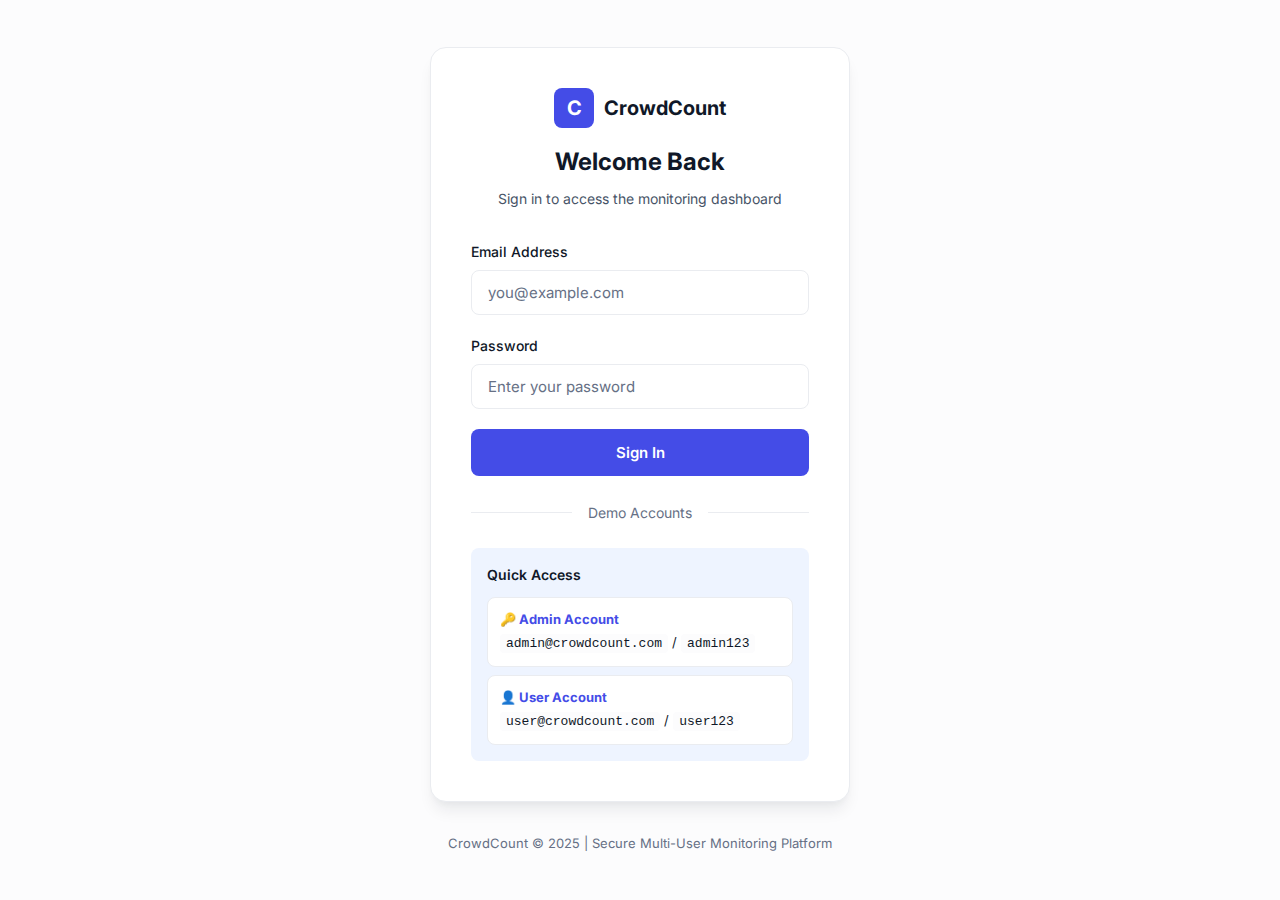
<file: frontend/login.html>
<!DOCTYPE html>
<html lang="en">
<head>
    <meta charset="UTF-8">
    <meta name="viewport" content="width=device-width, initial-scale=1.0">
    <title>CrowdCount | Login</title>
    <link rel="preconnect" href="https://fonts.googleapis.com">
    <link rel="preconnect" href="https://fonts.gstatic.com" crossorigin>
    <link href="https://fonts.googleapis.com/css2?family=Inter:wght@300;400;500;600;700&display=swap" rel="stylesheet">
    <style>
        :root {
            --bg-main: #fcfcfd;
            --surface: #ffffff;
            --border: #eaecf0;
            --border-strong: #d0d5dd;
            
            --text-primary: #101828;
            --text-secondary: #475467;
            --text-tertiary: #667085;
            
            --accent: #444ce7;
            --accent-soft: #eef4ff;
            --accent-hover: #3538cd;
            
            --success: #067647;
            --success-bg: #ecfdf3;
            --danger: #b42318;
            --danger-bg: #fef3f2;
            
            --radius-sm: 8px;
            --radius-md: 12px;
            --radius-lg: 16px;
            
            --shadow-sm: 0px 1px 2px rgba(16, 24, 40, 0.05);
            --shadow-md: 0px 4px 6px -2px rgba(16, 24, 40, 0.03), 0px 12px 16px -4px rgba(16, 24, 40, 0.08);
            
            font-family: 'Inter', -apple-system, sans-serif;
        }

        * {
            margin: 0;
            padding: 0;
            box-sizing: border-box;
            -webkit-font-smoothing: antialiased;
        }

        body {
            background-color: var(--bg-main);
            color: var(--text-primary);
            line-height: 1.5;
            display: flex;
            align-items: center;
            justify-content: center;
            min-height: 100vh;
            padding: 2rem;
        }

        .login-container {
            width: 100%;
            max-width: 420px;
        }

        .login-card {
            background: var(--surface);
            border: 1px solid var(--border);
            border-radius: var(--radius-lg);
            padding: 2.5rem;
            box-shadow: var(--shadow-md);
        }

        .login-header {
            text-align: center;
            margin-bottom: 2rem;
        }

        .logo {
            display: inline-flex;
            align-items: center;
            gap: 10px;
            margin-bottom: 1rem;
        }

        .logo-icon {
            width: 40px;
            height: 40px;
            background: var(--accent);
            border-radius: var(--radius-sm);
            display: flex;
            align-items: center;
            justify-content: center;
            color: white;
            font-weight: 700;
            font-size: 1.25rem;
        }

        .login-header h1 {
            font-size: 1.5rem;
            font-weight: 700;
            color: var(--text-primary);
            margin-bottom: 0.5rem;
        }

        .login-header p {
            color: var(--text-secondary);
            font-size: 0.875rem;
        }

        .form-group {
            margin-bottom: 1.25rem;
        }

        .form-label {
            display: block;
            font-size: 0.875rem;
            font-weight: 500;
            color: var(--text-primary);
            margin-bottom: 0.5rem;
        }

        .form-input {
            width: 100%;
            padding: 0.75rem 1rem;
            border: 1px solid var(--border);
            border-radius: var(--radius-sm);
            font-size: 0.9375rem;
            font-family: inherit;
            transition: all 0.2s;
            background: var(--surface);
            color: var(--text-primary);
        }

        .form-input:focus {
            outline: none;
            border-color: var(--accent);
            box-shadow: 0 0 0 3px var(--accent-soft);
        }

        .form-input::placeholder {
            color: var(--text-tertiary);
        }

        .btn {
            width: 100%;
            padding: 0.875rem 1.25rem;
            border: none;
            border-radius: var(--radius-sm);
            font-size: 0.9375rem;
            font-weight: 600;
            font-family: inherit;
            cursor: pointer;
            transition: all 0.2s;
            display: flex;
            align-items: center;
            justify-content: center;
            gap: 8px;
        }

        .btn-primary {
            background: var(--accent);
            color: white;
        }

        .btn-primary:hover {
            background: var(--accent-hover);
        }

        .btn-primary:disabled {
            background: var(--border);
            cursor: not-allowed;
        }

        .alert {
            padding: 0.875rem 1rem;
            border-radius: var(--radius-sm);
            font-size: 0.875rem;
            margin-bottom: 1.25rem;
            display: none;
        }

        .alert-error {
            background: var(--danger-bg);
            color: var(--danger);
            border: 1px solid #fecdca;
        }

        .alert-success {
            background: var(--success-bg);
            color: var(--success);
            border: 1px solid #abefc6;
        }

        .alert.show {
            display: block;
        }

        .divider {
            margin: 1.5rem 0;
            text-align: center;
            position: relative;
        }

        .divider::before {
            content: '';
            position: absolute;
            top: 50%;
            left: 0;
            right: 0;
            height: 1px;
            background: var(--border);
        }

        .divider span {
            background: var(--surface);
            padding: 0 1rem;
            color: var(--text-tertiary);
            font-size: 0.875rem;
            position: relative;
        }

        .demo-accounts {
            background: var(--accent-soft);
            border-radius: var(--radius-sm);
            padding: 1rem;
            margin-top: 1.5rem;
        }

        .demo-accounts h3 {
            font-size: 0.875rem;
            font-weight: 600;
            color: var(--text-primary);
            margin-bottom: 0.75rem;
        }

        .demo-account {
            background: var(--surface);
            border: 1px solid var(--border);
            border-radius: var(--radius-sm);
            padding: 0.75rem;
            margin-bottom: 0.5rem;
            font-size: 0.8125rem;
        }

        .demo-account:last-child {
            margin-bottom: 0;
        }

        .demo-account strong {
            color: var(--accent);
            display: block;
            margin-bottom: 0.25rem;
        }

        .demo-account code {
            background: var(--bg-main);
            padding: 0.125rem 0.375rem;
            border-radius: 4px;
            font-family: 'Courier New', monospace;
            font-size: 0.8125rem;
        }

        .spinner {
            display: inline-block;
            width: 16px;
            height: 16px;
            border: 2px solid rgba(255, 255, 255, 0.3);
            border-top-color: white;
            border-radius: 50%;
            animation: spin 0.8s linear infinite;
        }

        @keyframes spin {
            to { transform: rotate(360deg); }
        }

        .footer {
            text-align: center;
            margin-top: 2rem;
            color: var(--text-tertiary);
            font-size: 0.8125rem;
        }
    </style>
</head>
<body>
    <div class="login-container">
        <div class="login-card">
            <div class="login-header">
                <div class="logo">
                    <div class="logo-icon">C</div>
                    <span style="font-size: 1.25rem; font-weight: 700;">CrowdCount</span>
                </div>
                <h1>Welcome Back</h1>
                <p>Sign in to access the monitoring dashboard</p>
            </div>

            <div id="alert" class="alert"></div>

            <form id="loginForm">
                <div class="form-group">
                    <label class="form-label" for="email">Email Address</label>
                    <input 
                        type="email" 
                        id="email" 
                        class="form-input" 
                        placeholder="you@example.com"
                        required
                        autocomplete="email"
                    >
                </div>

                <div class="form-group">
                    <label class="form-label" for="password">Password</label>
                    <input 
                        type="password" 
                        id="password" 
                        class="form-input" 
                        placeholder="Enter your password"
                        required
                        autocomplete="current-password"
                    >
                </div>

                <button type="submit" class="btn btn-primary" id="loginBtn">
                    <span id="btnText">Sign In</span>
                    <span id="btnSpinner" class="spinner" style="display: none;"></span>
                </button>
            </form>

            <div class="divider">
                <span>Demo Accounts</span>
            </div>

            <div class="demo-accounts">
                <h3>Quick Access</h3>
                <div class="demo-account">
                    <strong>🔑 Admin Account</strong>
                    <div><code>admin@crowdcount.com</code> / <code>admin123</code></div>
                </div>
                <div class="demo-account">
                    <strong>👤 User Account</strong>
                    <div><code>user@crowdcount.com</code> / <code>user123</code></div>
                </div>
            </div>
        </div>

        <div class="footer">
            <p>CrowdCount © 2025 | Secure Multi-User Monitoring Platform</p>
        </div>
    </div>

    <script>
        const API_BASE = 'http://127.0.0.1:5000';

        const loginForm = document.getElementById('loginForm');
        const emailInput = document.getElementById('email');
        const passwordInput = document.getElementById('password');
        const loginBtn = document.getElementById('loginBtn');
        const btnText = document.getElementById('btnText');
        const btnSpinner = document.getElementById('btnSpinner');
        const alert = document.getElementById('alert');

        function showAlert(message, type = 'error') {
            alert.textContent = message;
            alert.className = `alert alert-${type} show`;
            
            if (type === 'success') {
                setTimeout(() => {
                    alert.classList.remove('show');
                }, 2000);
            }
        }

        function hideAlert() {
            alert.classList.remove('show');
        }

        function setLoading(loading) {
            loginBtn.disabled = loading;
            btnText.style.display = loading ? 'none' : 'inline';
            btnSpinner.style.display = loading ? 'inline-block' : 'none';
        }

        loginForm.addEventListener('submit', async (e) => {
            e.preventDefault();
            hideAlert();

            const email = emailInput.value.trim();
            const password = passwordInput.value;

            if (!email || !password) {
                showAlert('Please enter both email and password');
                return;
            }

            setLoading(true);

            try {
                const response = await fetch(`${API_BASE}/api/auth/login`, {
                    method: 'POST',
                    headers: {
                        'Content-Type': 'application/json'
                    },
                    body: JSON.stringify({ email, password })
                });

                const data = await response.json();

                if (response.ok && data.success) {
                    // Store token and user info
                    localStorage.setItem('crowdcount_token', data.token);
                    localStorage.setItem('crowdcount_user', JSON.stringify(data.user));
                    
                    // Also store in cookie for server-side validation
                    document.cookie = `crowdcount_token=${data.token}; path=/; max-age=86400`; // 24 hours

                    showAlert('Login successful! Redirecting...', 'success');

                    // Redirect based on role to separate portals
                    setTimeout(() => {
                        if (data.user.role === 'admin') {
                            window.location.href = '/admin.html';
                        } else {
                            window.location.href = '/user.html';
                        }
                    }, 1000);
                } else {
                    showAlert(data.error || 'Login failed. Please try again.');
                    setLoading(false);
                }
            } catch (error) {
                console.error('Login error:', error);
                showAlert('Unable to connect to server. Please try again.');
                setLoading(false);
            }
        });

        // Auto-fill demo credentials on click
        document.querySelectorAll('.demo-account').forEach(account => {
            account.style.cursor = 'pointer';
            account.addEventListener('click', () => {
                const codes = account.querySelectorAll('code');
                if (codes.length >= 2) {
                    emailInput.value = codes[0].textContent;
                    passwordInput.value = codes[1].textContent;
                    emailInput.focus();
                }
            });
        });

        // Check if already logged in
        window.addEventListener('DOMContentLoaded', () => {
            const token = localStorage.getItem('crowdcount_token');
            const userStr = localStorage.getItem('crowdcount_user');
            if (token && userStr) {
                try {
                    const user = JSON.parse(userStr);
                    // Redirect to appropriate portal
                    if (user.role === 'admin') {
                        window.location.href = '/admin.html';
                    } else {
                        window.location.href = '/user.html';
                    }
                } catch (e) {
                    // Invalid data, clear and stay on login
                    localStorage.removeItem('crowdcount_token');
                    localStorage.removeItem('crowdcount_user');
                }
            }
        });
    </script>
</body>
</html>
</file>
